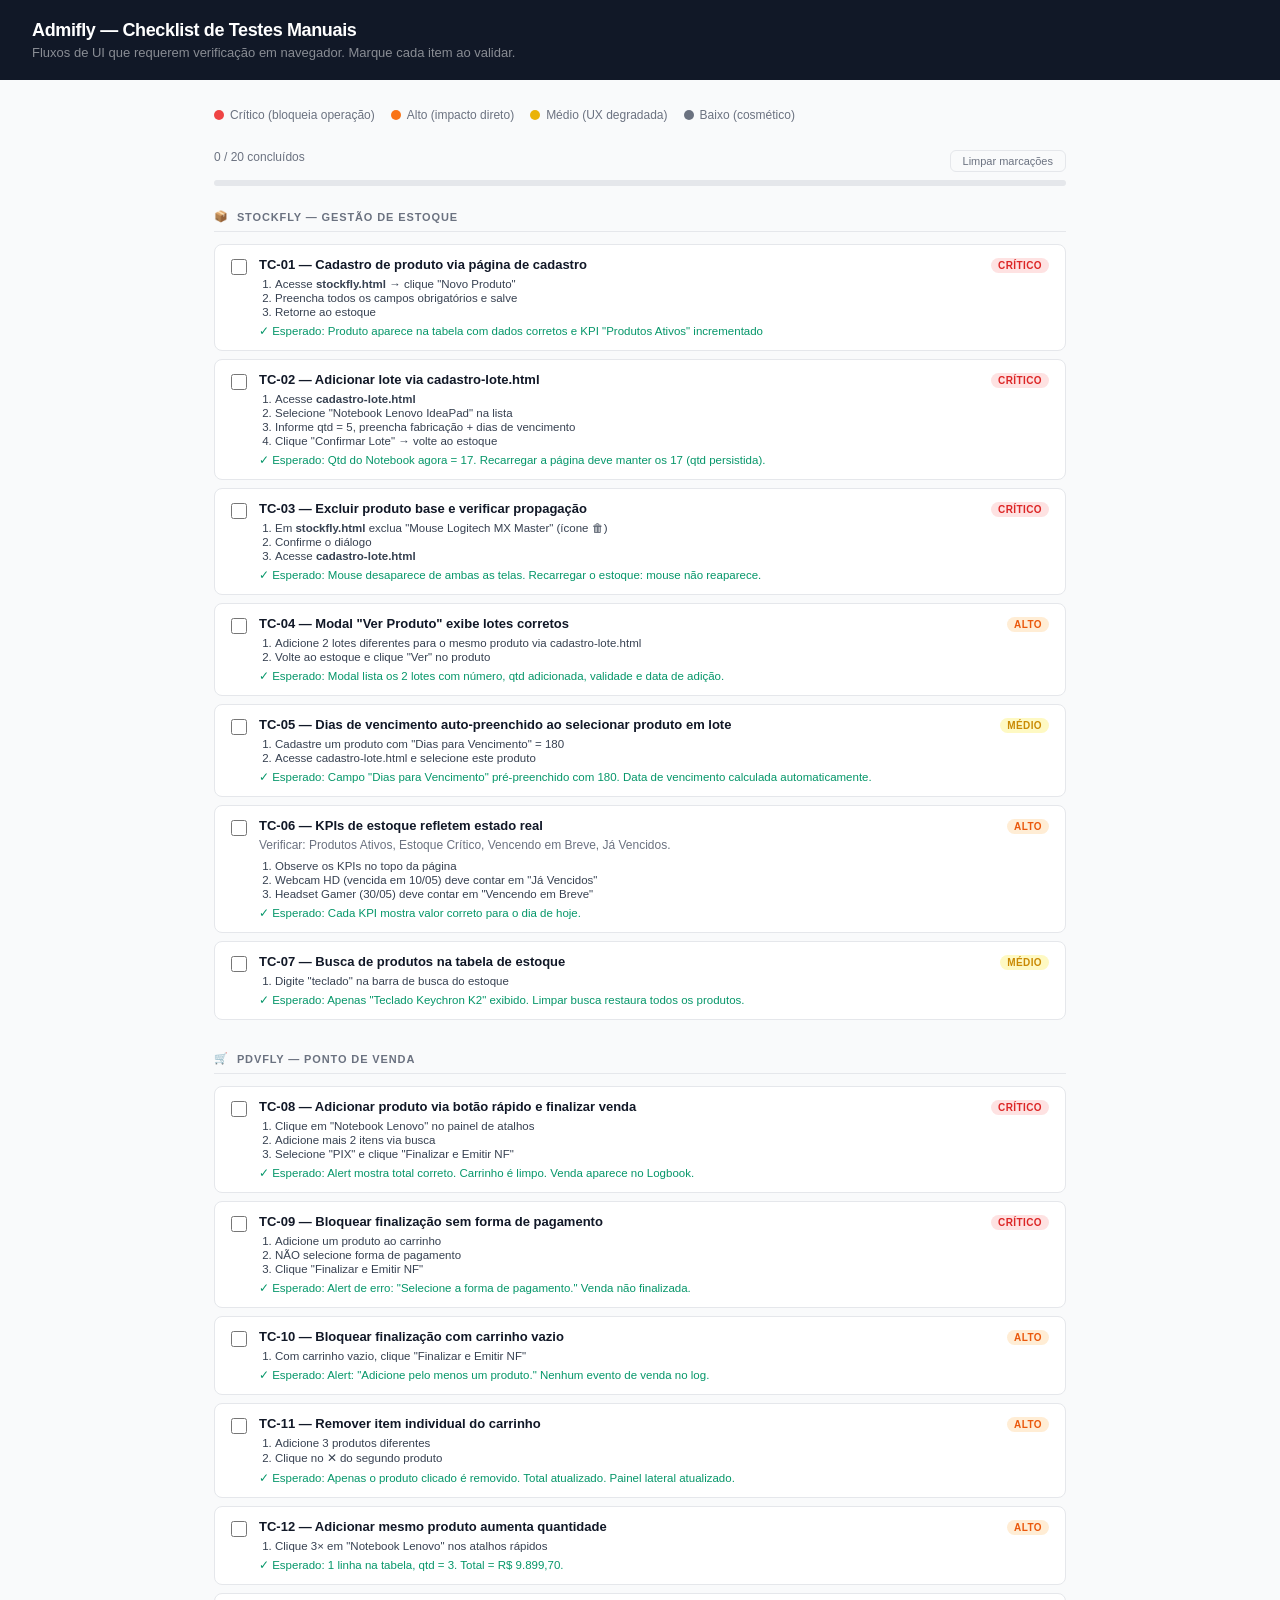
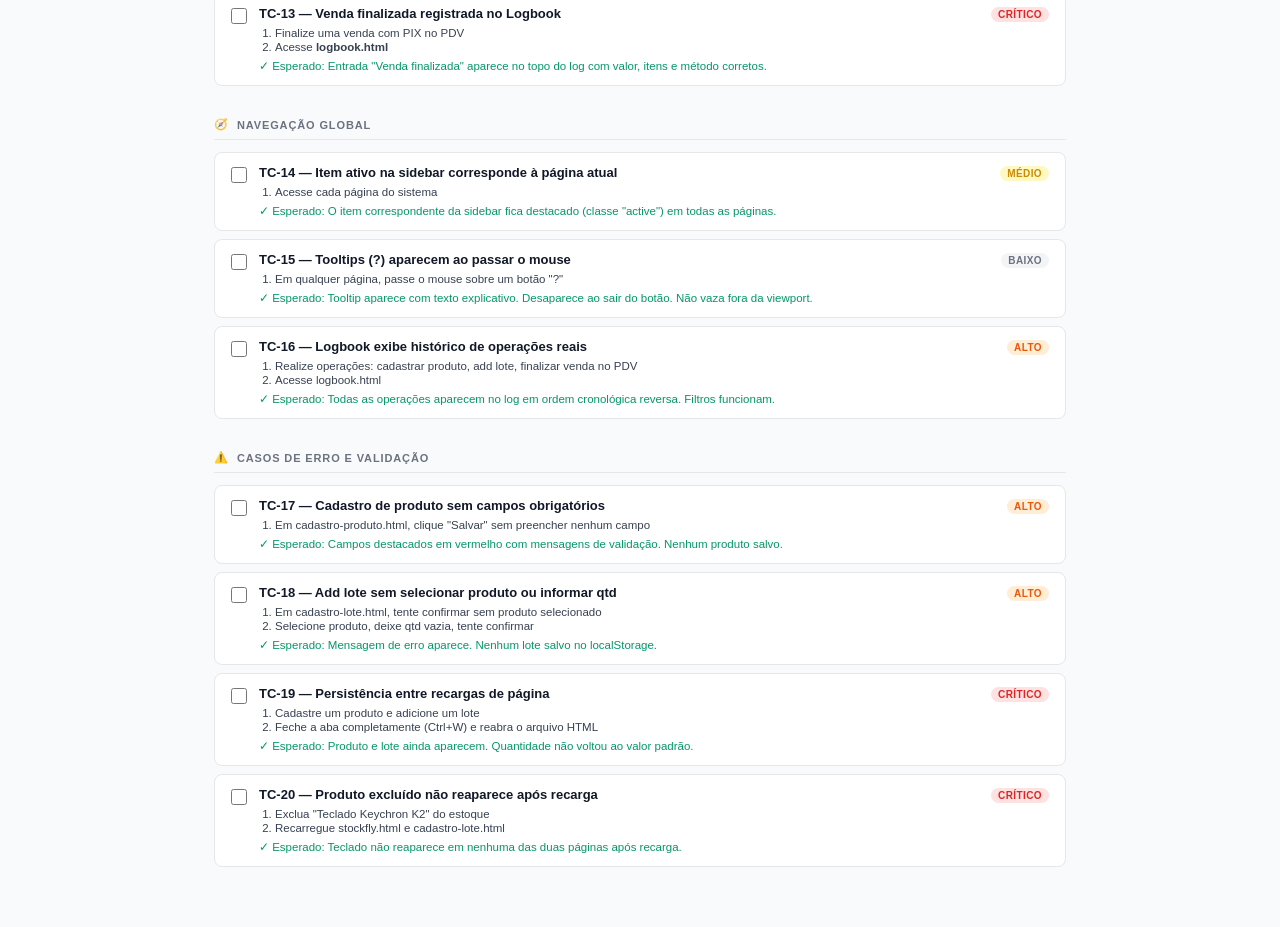
<file: tests/manual-checklist.html>
<!DOCTYPE html>
<html lang="pt-BR">
<head>
  <meta charset="UTF-8">
  <meta name="viewport" content="width=device-width, initial-scale=1.0">
  <title>Admifly — Checklist de Testes Manuais</title>
  <style>
    * { box-sizing: border-box; margin: 0; padding: 0; }
    body { font-family: -apple-system, BlinkMacSystemFont, 'Inter', sans-serif; background: #f9fafb; color: #111827; }

    .header { background: #111827; color: white; padding: 20px 32px; }
    .header h1 { font-size: 18px; font-weight: 700; letter-spacing: -0.02em; }
    .header p  { font-size: 13px; opacity: 0.5; margin-top: 4px; }

    .container { max-width: 900px; margin: 0 auto; padding: 28px 24px; }

    .legend { display: flex; gap: 16px; margin-bottom: 28px; flex-wrap: wrap; }
    .legend-item { display: flex; align-items: center; gap: 6px; font-size: 12px; color: #6b7280; }
    .dot { width: 10px; height: 10px; border-radius: 50%; flex-shrink: 0; }
    .dot.crit  { background: #ef4444; }
    .dot.high  { background: #f97316; }
    .dot.med   { background: #eab308; }
    .dot.low   { background: #6b7280; }

    .section { margin-bottom: 32px; }
    .section-title {
      font-size: 11px; font-weight: 700; text-transform: uppercase; letter-spacing: 0.08em;
      color: #6b7280; margin-bottom: 12px; padding-bottom: 8px;
      border-bottom: 1px solid #e5e7eb;
      display: flex; align-items: center; gap: 8px;
    }

    .checklist { display: flex; flex-direction: column; gap: 8px; }
    .item {
      background: white; border: 1px solid #e5e7eb; border-radius: 8px;
      padding: 12px 16px; display: flex; align-items: flex-start; gap: 12px;
      cursor: pointer; transition: background 0.1s;
    }
    .item:hover { background: #f9fafb; }
    .item.done  { background: #f0fdf4; border-color: #bbf7d0; }
    .item.fail  { background: #fef2f2; border-color: #fecaca; }

    .item input[type=checkbox] { margin-top: 2px; cursor: pointer; width: 16px; height: 16px; flex-shrink: 0; }

    .item-body { flex: 1; min-width: 0; }
    .item-title { font-size: 13px; font-weight: 600; color: #111827; margin-bottom: 3px; }
    .item-desc  { font-size: 12px; color: #6b7280; line-height: 1.5; }
    .item-steps { font-size: 11.5px; color: #374151; margin-top: 6px; padding-left: 16px; list-style: decimal; }
    .item-steps li { margin-bottom: 2px; }
    .item-expect { font-size: 11.5px; color: #059669; margin-top: 6px; font-weight: 500; }
    .item-expect::before { content: '✓ Esperado: '; }

    .priority {
      font-size: 10px; font-weight: 700; padding: 2px 7px; border-radius: 999px;
      text-transform: uppercase; letter-spacing: 0.04em; flex-shrink: 0; margin-top: 1px;
    }
    .priority.crit  { background: #fee2e2; color: #dc2626; }
    .priority.high  { background: #ffedd5; color: #ea580c; }
    .priority.med   { background: #fef9c3; color: #ca8a04; }
    .priority.low   { background: #f3f4f6; color: #6b7280; }

    .progress-bar-wrap { background: #e5e7eb; border-radius: 999px; height: 6px; margin: 16px 0 24px; }
    .progress-bar { height: 6px; border-radius: 999px; background: #16a34a; transition: width 0.3s; }
    .progress-label { font-size: 12px; color: #6b7280; margin-bottom: 4px; }

    .reset-btn {
      float: right; font-size: 11px; padding: 4px 12px; background: transparent;
      border: 1px solid #e5e7eb; border-radius: 6px; cursor: pointer; color: #6b7280;
    }
    .reset-btn:hover { background: #f3f4f6; }
  </style>
</head>
<body>

<div class="header">
  <h1>Admifly — Checklist de Testes Manuais</h1>
  <p>Fluxos de UI que requerem verificação em navegador. Marque cada item ao validar.</p>
</div>

<div class="container">

  <div class="legend">
    <div class="legend-item"><div class="dot crit"></div> Crítico (bloqueia operação)</div>
    <div class="legend-item"><div class="dot high"></div> Alto (impacto direto)</div>
    <div class="legend-item"><div class="dot med"></div>  Médio (UX degradada)</div>
    <div class="legend-item"><div class="dot low"></div>  Baixo (cosmético)</div>
  </div>

  <button class="reset-btn" onclick="resetar()">Limpar marcações</button>
  <div class="progress-label" id="progress-label">0 / 0 concluídos</div>
  <div class="progress-bar-wrap"><div class="progress-bar" id="progress-bar" style="width:0%"></div></div>


  <!-- ── SEÇÃO: Estoque ──────────────────────────────────────────────────── -->
  <div class="section">
    <div class="section-title"><span>📦</span> Stockfly — Gestão de Estoque</div>
    <div class="checklist">

      <div class="item" id="tc-01" onclick="toggleItem('tc-01')">
        <input type="checkbox" onclick="e=>e.stopPropagation()">
        <div class="item-body">
          <div class="item-title">TC-01 — Cadastro de produto via página de cadastro</div>
          <ol class="item-steps">
            <li>Acesse <strong>stockfly.html</strong> → clique "Novo Produto"</li>
            <li>Preencha todos os campos obrigatórios e salve</li>
            <li>Retorne ao estoque</li>
          </ol>
          <div class="item-expect">Produto aparece na tabela com dados corretos e KPI "Produtos Ativos" incrementado</div>
        </div>
        <span class="priority crit">Crítico</span>
      </div>

      <div class="item" id="tc-02" onclick="toggleItem('tc-02')">
        <input type="checkbox" onclick="e=>e.stopPropagation()">
        <div class="item-body">
          <div class="item-title">TC-02 — Adicionar lote via cadastro-lote.html</div>
          <ol class="item-steps">
            <li>Acesse <strong>cadastro-lote.html</strong></li>
            <li>Selecione "Notebook Lenovo IdeaPad" na lista</li>
            <li>Informe qtd = 5, preencha fabricação + dias de vencimento</li>
            <li>Clique "Confirmar Lote" → volte ao estoque</li>
          </ol>
          <div class="item-expect">Qtd do Notebook agora = 17. Recarregar a página deve manter os 17 (qtd persistida).</div>
        </div>
        <span class="priority crit">Crítico</span>
      </div>

      <div class="item" id="tc-03" onclick="toggleItem('tc-03')">
        <input type="checkbox" onclick="e=>e.stopPropagation()">
        <div class="item-body">
          <div class="item-title">TC-03 — Excluir produto base e verificar propagação</div>
          <ol class="item-steps">
            <li>Em <strong>stockfly.html</strong> exclua "Mouse Logitech MX Master" (ícone 🗑)</li>
            <li>Confirme o diálogo</li>
            <li>Acesse <strong>cadastro-lote.html</strong></li>
          </ol>
          <div class="item-expect">Mouse desaparece de ambas as telas. Recarregar o estoque: mouse não reaparece.</div>
        </div>
        <span class="priority crit">Crítico</span>
      </div>

      <div class="item" id="tc-04" onclick="toggleItem('tc-04')">
        <input type="checkbox" onclick="e=>e.stopPropagation()">
        <div class="item-body">
          <div class="item-title">TC-04 — Modal "Ver Produto" exibe lotes corretos</div>
          <ol class="item-steps">
            <li>Adicione 2 lotes diferentes para o mesmo produto via cadastro-lote.html</li>
            <li>Volte ao estoque e clique "Ver" no produto</li>
          </ol>
          <div class="item-expect">Modal lista os 2 lotes com número, qtd adicionada, validade e data de adição.</div>
        </div>
        <span class="priority high">Alto</span>
      </div>

      <div class="item" id="tc-05" onclick="toggleItem('tc-05')">
        <input type="checkbox" onclick="e=>e.stopPropagation()">
        <div class="item-body">
          <div class="item-title">TC-05 — Dias de vencimento auto-preenchido ao selecionar produto em lote</div>
          <ol class="item-steps">
            <li>Cadastre um produto com "Dias para Vencimento" = 180</li>
            <li>Acesse cadastro-lote.html e selecione este produto</li>
          </ol>
          <div class="item-expect">Campo "Dias para Vencimento" pré-preenchido com 180. Data de vencimento calculada automaticamente.</div>
        </div>
        <span class="priority med">Médio</span>
      </div>

      <div class="item" id="tc-06" onclick="toggleItem('tc-06')">
        <input type="checkbox" onclick="e=>e.stopPropagation()">
        <div class="item-body">
          <div class="item-title">TC-06 — KPIs de estoque refletem estado real</div>
          <div class="item-desc">Verificar: Produtos Ativos, Estoque Crítico, Vencendo em Breve, Já Vencidos.</div>
          <ol class="item-steps">
            <li>Observe os KPIs no topo da página</li>
            <li>Webcam HD (vencida em 10/05) deve contar em "Já Vencidos"</li>
            <li>Headset Gamer (30/05) deve contar em "Vencendo em Breve"</li>
          </ol>
          <div class="item-expect">Cada KPI mostra valor correto para o dia de hoje.</div>
        </div>
        <span class="priority high">Alto</span>
      </div>

      <div class="item" id="tc-07" onclick="toggleItem('tc-07')">
        <input type="checkbox" onclick="e=>e.stopPropagation()">
        <div class="item-body">
          <div class="item-title">TC-07 — Busca de produtos na tabela de estoque</div>
          <ol class="item-steps">
            <li>Digite "teclado" na barra de busca do estoque</li>
          </ol>
          <div class="item-expect">Apenas "Teclado Keychron K2" exibido. Limpar busca restaura todos os produtos.</div>
        </div>
        <span class="priority med">Médio</span>
      </div>

    </div>
  </div>


  <!-- ── SEÇÃO: PDV ──────────────────────────────────────────────────────── -->
  <div class="section">
    <div class="section-title"><span>🛒</span> PdvFly — Ponto de Venda</div>
    <div class="checklist">

      <div class="item" id="tc-08" onclick="toggleItem('tc-08')">
        <input type="checkbox" onclick="e=>e.stopPropagation()">
        <div class="item-body">
          <div class="item-title">TC-08 — Adicionar produto via botão rápido e finalizar venda</div>
          <ol class="item-steps">
            <li>Clique em "Notebook Lenovo" no painel de atalhos</li>
            <li>Adicione mais 2 itens via busca</li>
            <li>Selecione "PIX" e clique "Finalizar e Emitir NF"</li>
          </ol>
          <div class="item-expect">Alert mostra total correto. Carrinho é limpo. Venda aparece no Logbook.</div>
        </div>
        <span class="priority crit">Crítico</span>
      </div>

      <div class="item" id="tc-09" onclick="toggleItem('tc-09')">
        <input type="checkbox" onclick="e=>e.stopPropagation()">
        <div class="item-body">
          <div class="item-title">TC-09 — Bloquear finalização sem forma de pagamento</div>
          <ol class="item-steps">
            <li>Adicione um produto ao carrinho</li>
            <li>NÃO selecione forma de pagamento</li>
            <li>Clique "Finalizar e Emitir NF"</li>
          </ol>
          <div class="item-expect">Alert de erro: "Selecione a forma de pagamento." Venda não finalizada.</div>
        </div>
        <span class="priority crit">Crítico</span>
      </div>

      <div class="item" id="tc-10" onclick="toggleItem('tc-10')">
        <input type="checkbox" onclick="e=>e.stopPropagation()">
        <div class="item-body">
          <div class="item-title">TC-10 — Bloquear finalização com carrinho vazio</div>
          <ol class="item-steps">
            <li>Com carrinho vazio, clique "Finalizar e Emitir NF"</li>
          </ol>
          <div class="item-expect">Alert: "Adicione pelo menos um produto." Nenhum evento de venda no log.</div>
        </div>
        <span class="priority high">Alto</span>
      </div>

      <div class="item" id="tc-11" onclick="toggleItem('tc-11')">
        <input type="checkbox" onclick="e=>e.stopPropagation()">
        <div class="item-body">
          <div class="item-title">TC-11 — Remover item individual do carrinho</div>
          <ol class="item-steps">
            <li>Adicione 3 produtos diferentes</li>
            <li>Clique no ✕ do segundo produto</li>
          </ol>
          <div class="item-expect">Apenas o produto clicado é removido. Total atualizado. Painel lateral atualizado.</div>
        </div>
        <span class="priority high">Alto</span>
      </div>

      <div class="item" id="tc-12" onclick="toggleItem('tc-12')">
        <input type="checkbox" onclick="e=>e.stopPropagation()">
        <div class="item-body">
          <div class="item-title">TC-12 — Adicionar mesmo produto aumenta quantidade</div>
          <ol class="item-steps">
            <li>Clique 3× em "Notebook Lenovo" nos atalhos rápidos</li>
          </ol>
          <div class="item-expect">1 linha na tabela, qtd = 3. Total = R$ 9.899,70.</div>
        </div>
        <span class="priority high">Alto</span>
      </div>

      <div class="item" id="tc-13" onclick="toggleItem('tc-13')">
        <input type="checkbox" onclick="e=>e.stopPropagation()">
        <div class="item-body">
          <div class="item-title">TC-13 — Venda finalizada registrada no Logbook</div>
          <ol class="item-steps">
            <li>Finalize uma venda com PIX no PDV</li>
            <li>Acesse <strong>logbook.html</strong></li>
          </ol>
          <div class="item-expect">Entrada "Venda finalizada" aparece no topo do log com valor, itens e método corretos.</div>
        </div>
        <span class="priority crit">Crítico</span>
      </div>

    </div>
  </div>


  <!-- ── SEÇÃO: Navegação e Sidebar ──────────────────────────────────────── -->
  <div class="section">
    <div class="section-title"><span>🧭</span> Navegação Global</div>
    <div class="checklist">

      <div class="item" id="tc-14" onclick="toggleItem('tc-14')">
        <input type="checkbox" onclick="e=>e.stopPropagation()">
        <div class="item-body">
          <div class="item-title">TC-14 — Item ativo na sidebar corresponde à página atual</div>
          <ol class="item-steps">
            <li>Acesse cada página do sistema</li>
          </ol>
          <div class="item-expect">O item correspondente da sidebar fica destacado (classe "active") em todas as páginas.</div>
        </div>
        <span class="priority med">Médio</span>
      </div>

      <div class="item" id="tc-15" onclick="toggleItem('tc-15')">
        <input type="checkbox" onclick="e=>e.stopPropagation()">
        <div class="item-body">
          <div class="item-title">TC-15 — Tooltips (?) aparecem ao passar o mouse</div>
          <ol class="item-steps">
            <li>Em qualquer página, passe o mouse sobre um botão "?"</li>
          </ol>
          <div class="item-expect">Tooltip aparece com texto explicativo. Desaparece ao sair do botão. Não vaza fora da viewport.</div>
        </div>
        <span class="priority low">Baixo</span>
      </div>

      <div class="item" id="tc-16" onclick="toggleItem('tc-16')">
        <input type="checkbox" onclick="e=>e.stopPropagation()">
        <div class="item-body">
          <div class="item-title">TC-16 — Logbook exibe histórico de operações reais</div>
          <ol class="item-steps">
            <li>Realize operações: cadastrar produto, add lote, finalizar venda no PDV</li>
            <li>Acesse logbook.html</li>
          </ol>
          <div class="item-expect">Todas as operações aparecem no log em ordem cronológica reversa. Filtros funcionam.</div>
        </div>
        <span class="priority high">Alto</span>
      </div>

    </div>
  </div>


  <!-- ── SEÇÃO: Casos de erro ────────────────────────────────────────────── -->
  <div class="section">
    <div class="section-title"><span>⚠️</span> Casos de Erro e Validação</div>
    <div class="checklist">

      <div class="item" id="tc-17" onclick="toggleItem('tc-17')">
        <input type="checkbox" onclick="e=>e.stopPropagation()">
        <div class="item-body">
          <div class="item-title">TC-17 — Cadastro de produto sem campos obrigatórios</div>
          <ol class="item-steps">
            <li>Em cadastro-produto.html, clique "Salvar" sem preencher nenhum campo</li>
          </ol>
          <div class="item-expect">Campos destacados em vermelho com mensagens de validação. Nenhum produto salvo.</div>
        </div>
        <span class="priority high">Alto</span>
      </div>

      <div class="item" id="tc-18" onclick="toggleItem('tc-18')">
        <input type="checkbox" onclick="e=>e.stopPropagation()">
        <div class="item-body">
          <div class="item-title">TC-18 — Add lote sem selecionar produto ou informar qtd</div>
          <ol class="item-steps">
            <li>Em cadastro-lote.html, tente confirmar sem produto selecionado</li>
            <li>Selecione produto, deixe qtd vazia, tente confirmar</li>
          </ol>
          <div class="item-expect">Mensagem de erro aparece. Nenhum lote salvo no localStorage.</div>
        </div>
        <span class="priority high">Alto</span>
      </div>

      <div class="item" id="tc-19" onclick="toggleItem('tc-19')">
        <input type="checkbox" onclick="e=>e.stopPropagation()">
        <div class="item-body">
          <div class="item-title">TC-19 — Persistência entre recargas de página</div>
          <ol class="item-steps">
            <li>Cadastre um produto e adicione um lote</li>
            <li>Feche a aba completamente (Ctrl+W) e reabra o arquivo HTML</li>
          </ol>
          <div class="item-expect">Produto e lote ainda aparecem. Quantidade não voltou ao valor padrão.</div>
        </div>
        <span class="priority crit">Crítico</span>
      </div>

      <div class="item" id="tc-20" onclick="toggleItem('tc-20')">
        <input type="checkbox" onclick="e=>e.stopPropagation()">
        <div class="item-body">
          <div class="item-title">TC-20 — Produto excluído não reaparece após recarga</div>
          <ol class="item-steps">
            <li>Exclua "Teclado Keychron K2" do estoque</li>
            <li>Recarregue stockfly.html e cadastro-lote.html</li>
          </ol>
          <div class="item-expect">Teclado não reaparece em nenhuma das duas páginas após recarga.</div>
        </div>
        <span class="priority crit">Crítico</span>
      </div>

    </div>
  </div>

</div>

<script>
  const STORAGE_KEY = 'admifly_test_checklist';

  function salvarEstado() {
    const estado = {};
    document.querySelectorAll('.item[id]').forEach(item => {
      estado[item.id] = item.classList.contains('done');
    });
    localStorage.setItem(STORAGE_KEY, JSON.stringify(estado));
    atualizarProgresso();
  }

  function toggleItem(id) {
    const item = document.getElementById(id);
    item.classList.toggle('done');
    item.querySelector('input[type=checkbox]').checked = item.classList.contains('done');
    salvarEstado();
  }

  function atualizarProgresso() {
    const total = document.querySelectorAll('.item[id]').length;
    const done  = document.querySelectorAll('.item.done').length;
    document.getElementById('progress-label').textContent = `${done} / ${total} concluídos`;
    document.getElementById('progress-bar').style.width = total ? `${(done / total) * 100}%` : '0%';
  }

  function resetar() {
    if (!confirm('Limpar todas as marcações?')) return;
    localStorage.removeItem(STORAGE_KEY);
    document.querySelectorAll('.item[id]').forEach(item => {
      item.classList.remove('done', 'fail');
      item.querySelector('input[type=checkbox]').checked = false;
    });
    atualizarProgresso();
  }

  // Restaura estado salvo
  (function restaurar() {
    const estado = JSON.parse(localStorage.getItem(STORAGE_KEY) || '{}');
    Object.entries(estado).forEach(([id, done]) => {
      const item = document.getElementById(id);
      if (item && done) {
        item.classList.add('done');
        item.querySelector('input[type=checkbox]').checked = true;
      }
    });
    atualizarProgresso();
  })();
</script>

</body>
</html>
</file>
